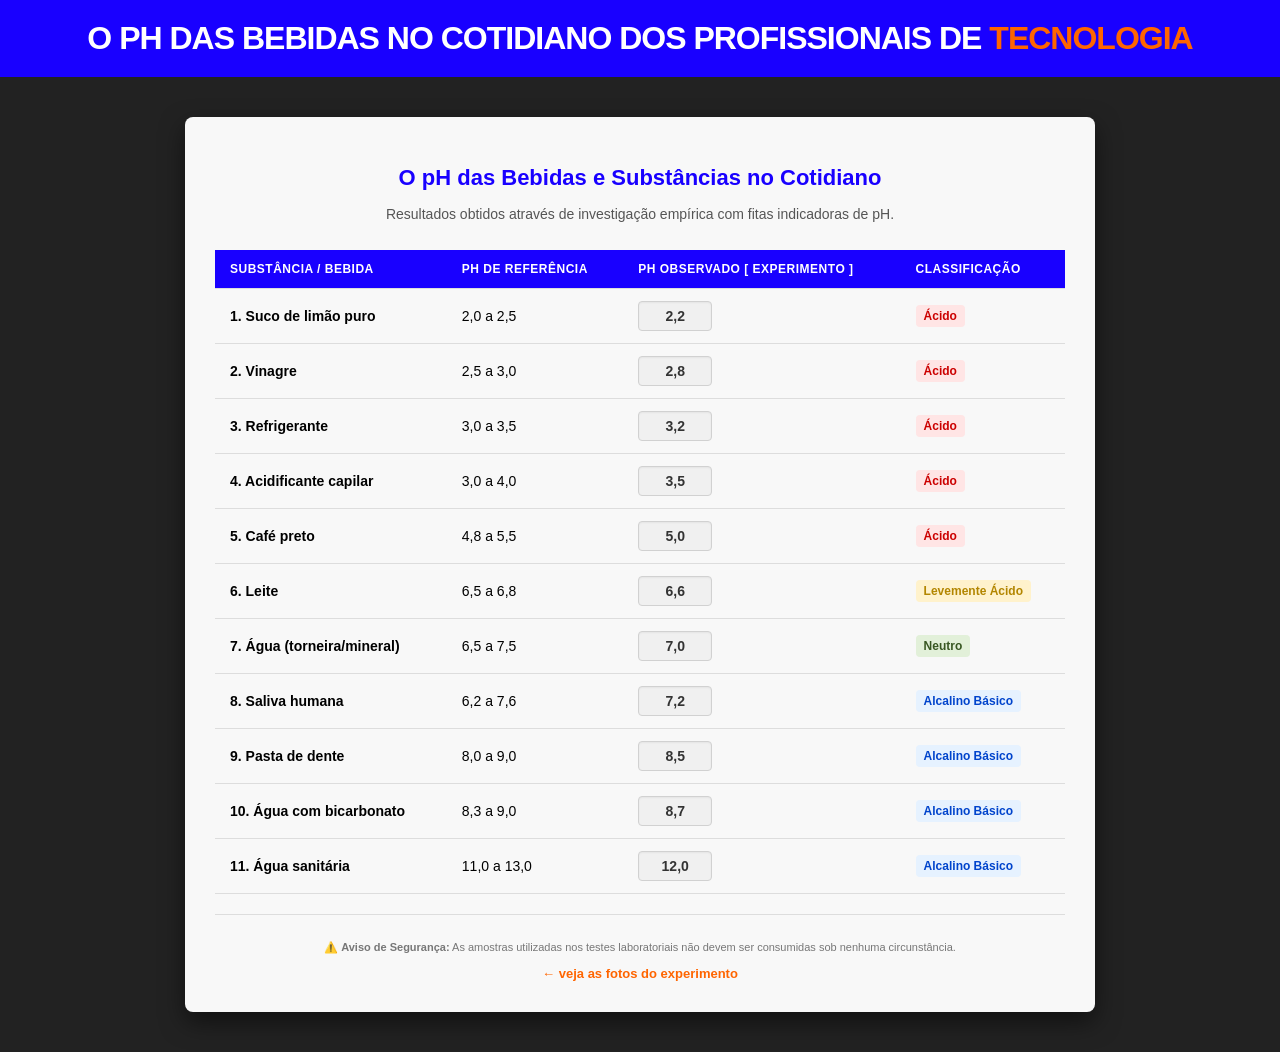
<file: index.html>
<!DOCTYPE html>
<html lang="pt-BR">
<head>
    <meta charset="UTF-8">
    <meta name="viewport" content="width=device-width, initial-scale=1.0">
    <title>Resultados de pH - Equipe 1</title>
    
    <!-- Link para a folha de estilo -->
    <link rel="stylesheet" href="style.css">
</head>
<body class="kb-body-dark">

    <header class="main-header">
        <div class="logo">O PH DAS BEBIDAS NO COTIDIANO DOS PROFISSIONAIS DE <span> TECNOLOGIA</span></div>
    </header>

    <div class="kb-container-center">
        <div class="kb-contact-card">
            
            <div class="kb-header-card">
                <h2>O pH das Bebidas e Substâncias no Cotidiano</h2>
                <p>Resultados obtidos através de investigação empírica com fitas indicadoras de pH.</p>
            </div> 

            <div class="table-container">
                <table>
                    <thead>
                        <tr>
                            <th>Substância / Bebida</th>
                            <th>pH de Referência</th>
                            <th>pH Observado [ Experimento ]</th>
                            <th>Classificação</th>
                        </tr>
                    </thead>
                    <tbody>
                        <tr>
                            <td><strong>1. Suco de limão puro</strong></td>
                            <td>2,0 a 2,5</td>
                            <td><input type="text" class="ph-input" value="2,2" readonly></td>
                            <td><span class="badge acido">Ácido</span></td>
                        </tr>
                        <tr>
                            <td><strong>2. Vinagre</strong></td>
                            <td>2,5 a 3,0</td>
                            <td><input type="text" class="ph-input" value="2,8" readonly></td>
                            <td><span class="badge acido">Ácido</span></td>
                        </tr>
                        <tr>
                            <td><strong>3. Refrigerante</strong></td>
                            <td>3,0 a 3,5</td>
                            <td><input type="text" class="ph-input" value="3,2" readonly></td>
                            <td><span class="badge acido">Ácido</span></td>
                        </tr>
                        <tr>
                            <td><strong>4. Acidificante capilar</strong></td>
                            <td>3,0 a 4,0</td>
                            <td><input type="text" class="ph-input" value="3,5" readonly></td>
                            <td><span class="badge acido">Ácido</span></td>
                        </tr>
                        <tr>
                            <td><strong>5. Café preto</strong></td>
                            <td>4,8 a 5,5</td>
                            <td><input type="text" class="ph-input" value="5,0" readonly></td>
                            <td><span class="badge acido">Ácido</span></td>
                        </tr>
                        <tr>
                            <td><strong>6. Leite</strong></td>
                            <td>6,5 a 6,8</td>
                            <td><input type="text" class="ph-input" value="6,6" readonly></td>
                            <td><span class="badge text-dark leve-acido">Levemente Ácido</span></td>
                        </tr>
                        <tr>
                            <td><strong>7. Água (torneira/mineral)</strong></td>
                            <td>6,5 a 7,5</td>
                            <td><input type="text" class="ph-input" value="7,0" readonly></td>
                            <td><span class="badge neutro">Neutro</span></td>
                        </tr>
                        <tr>
                            <td><strong>8. Saliva humana</strong></td>
                            <td>6,2 a 7,6</td>
                            <td><input type="text" class="ph-input" value="7,2" readonly></td>
                            <td><span class="badge alcalino">Alcalino Básico</span></td>
                        </tr>
                        <tr>
                            <td><strong>9. Pasta de dente</strong></td>
                            <td>8,0 a 9,0</td>
                            <td><input type="text" class="ph-input" value="8,5" readonly></td>
                            <td><span class="badge alcalino">Alcalino Básico</span></td>
                        </tr>
                        <tr>
                            <td><strong>10. Água com bicarbonato</strong></td>
                            <td>8,3 a 9,0</td>
                            <td><input type="text" class="ph-input" value="8,7" readonly></td>
                            <td><span class="badge alcalino">Alcalino Básico</span></td>
                        </tr>
                        <tr>
                            <td><strong>11. Água sanitária</strong></td>
                            <td>11,0 a 13,0</td>
                            <td><input type="text" class="ph-input" value="12,0" readonly></td>
                            <td><span class="badge alcalino">Alcalino Básico</span></td>
                        </tr>
                    </tbody>
                </table>
            </div>

            <div class="kb-footer-card">
                <p>⚠️ <strong>Aviso de Segurança:</strong> As amostras utilizadas nos testes laboratoriais não devem ser consumidas sob nenhuma circunstância.</p>
                <a href="imagens.html">← veja as fotos do experimento</a>
            </div>

        </div>
    </div>

</body>
</html>
</file>
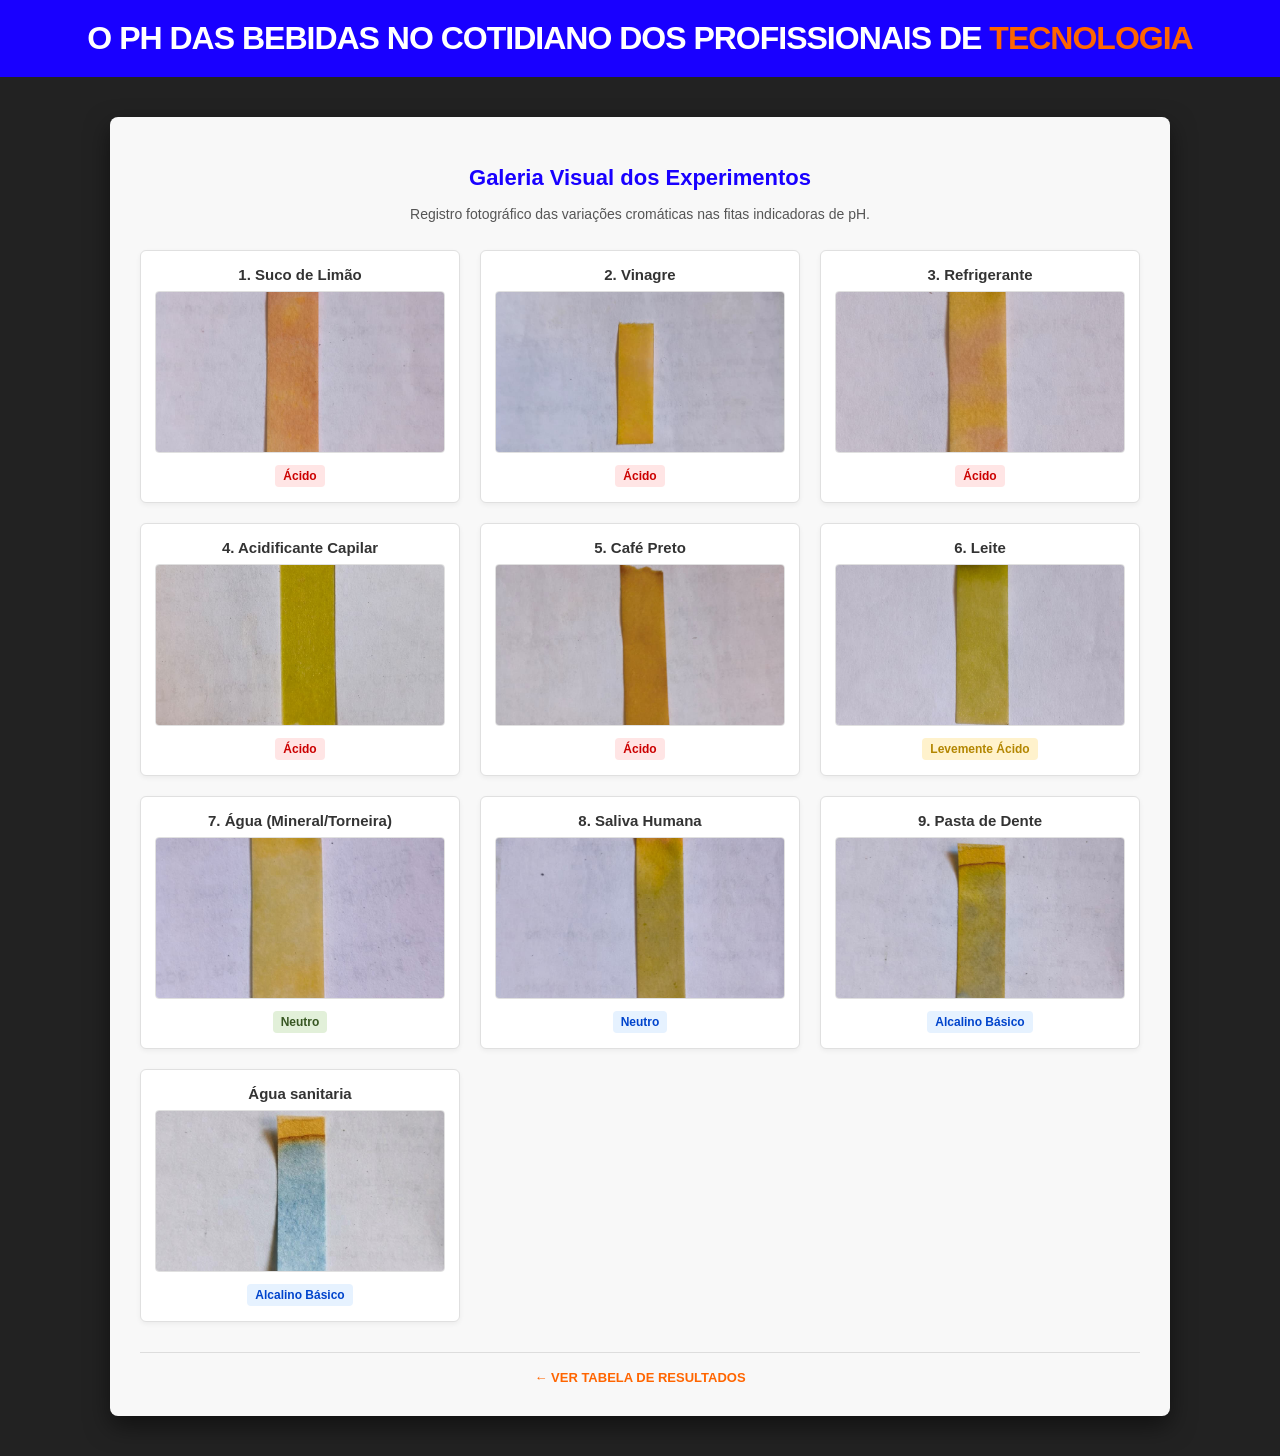
<file: imagens.html>
<!DOCTYPE html>
<html lang="pt-BR">
<head>
    <meta charset="UTF-8">
    <meta name="viewport" content="width=device-width, initial-scale=1.0">
    <title>Galeria de Experimentos - Equipe 1</title>
    <!-- Vinculando o arquivo CSS externo -->
    <link rel="stylesheet" href="galeria.css">
    <style>
        /* Ajuste para garantir que as imagens fiquem visíveis por padrão */
        .area-foto img {
            display: block;
            max-width: 100%;
            height: auto;
        }
    </style>
</head>
<body class="kb-body-dark">

    <!-- Header Principal -->
    <header class="main-header">
        <div class="logo">O PH DAS BEBIDAS NO COTIDIANO DOS PROFISSIONAIS DE <span> TECNOLOGIA</span></div>
    </header>

    <!-- Container Central -->
    <div class="kb-container-center">
        <div class="kb-contact-card card-galeria-largura">
            
            <div class="kb-header-card">
                <h2>Galeria Visual dos Experimentos</h2>
                <p>Registro fotográfico das variações cromáticas nas fitas indicadoras de pH.</p>
            </div>

            <!-- Grade de fotos (Grid) -->
            <div class="kb-grid-galeria">

                <!-- CARD 1 -->
                <div class="card-experimento">
                    <h3>1. Suco de Limão</h3>
                    <div class="area-foto">
                        <img src="limao.jpeg" alt="Experimento Suco de Limão">
                    </div>
                    <span class="badge acido">Ácido</span>
                </div>

                <!-- CARD 2 -->
                <div class="card-experimento">
                    <h3>2. Vinagre</h3>
                    <div class="area-foto">
                        <img src="vinagre.jpeg" alt="Experimento Vinagre">
                    </div>
                    <span class="badge acido">Ácido</span>
                </div>

                <!-- CARD 3 -->
                <div class="card-experimento">
                    <h3>3. Refrigerante</h3>
                    <div class="area-foto">
                        <img src="refri.jpeg" alt="Experimento Refrigerante">
                    </div>
                    <span class="badge acido">Ácido</span>
                </div>

                <!-- CARD 4 -->
                <div class="card-experimento">
                    <h3>4. Acidificante Capilar</h3>
                    <div class="area-foto">
                        <img src="acidi.jpeg" alt="Experimento Acidificante Capilar">
                    </div>
                    <span class="badge acido">Ácido</span>
                </div>

                <!-- CARD 5 -->
                <div class="card-experimento">
                    <h3>5. Café Preto</h3>
                    <div class="area-foto">
                        <img src="cafe.jpeg" alt="Experimento Café Preto">
                    </div>
                    <span class="badge acido">Ácido</span>
                </div>

                <!-- CARD 6 -->
                <div class="card-experimento">
                    <h3>6. Leite</h3>
                    <div class="area-foto">
                        <img src="leite.jpeg" alt="Experimento Leite">
                    </div>
                    <span class="badge text-dark leve-acido">Levemente Ácido</span>
                </div>

                <!-- CARD 7 -->
                <div class="card-experimento">
                    <h3>7. Água (Mineral/Torneira)</h3>
                    <div class="area-foto">
                        <img src="torneira.jpeg" alt="Experimento Água">
                    </div>
                    <span class="badge neutro">Neutro</span>
                </div>

                <!-- CARD 8 -->
                <div class="card-experimento">
                    <h3>8. Saliva Humana</h3>
                    <div class="area-foto">
                        <img src="saliva.jpeg" alt="Experimento Saliva Humana">
                    </div>
                    <span class="badge alcalino">Neutro</span>
                </div>

                <!-- CARD 9 -->
                <div class="card-experimento">
                    <h3>9. Pasta de Dente</h3>
                    <div class="area-foto">
                        <img src="pasta.jpeg" alt="Experimento Pasta de Dente">
                    </div>
                    <span class="badge alcalino">Alcalino Básico</span>
                </div>

                 <!-- CARD 9 -->
                <div class="card-experimento">
                    <h3>Água sanitaria</h3>
                    <div class="area-foto">
                        <img src="agua sanitaria.jpeg" alt="Experimento Pasta de Dente">
                    </div>
                    <span class="badge alcalino">Alcalino Básico</span>
                </div>

            </div> <!-- Fim da Grid -->

            <!-- Rodapé de navegação integrado -->
            <div class="kb-footer-card">
                <a href="index.html">← VER TABELA DE RESULTADOS</a>
            </div>

        </div>
    </div>

</body>
</html>
</file>
<file: style.css>
:root {
    --primary: #ff6500;   
    --secondary: #1900ff; 
    --dark: #2f00ff;      
}

html, body {
    height: 100%;
    margin: 0;
    padding: 0;
}

body {
    font-family: 'Segoe UI', sans-serif;
    display: flex;
    flex-direction: column; 
    background-image: url('https://wp.com');
    background-position: center center;
    background-repeat: no-repeat;
    background-size: cover;
    background-attachment: fixed;
    background-color: #222222;
}

.main-header {
    background: var(--secondary);
    padding: 20px 0;       
    color: white;
    width: 100%;
    text-align: center;
}

.logo {
    font-size: 32px;        
    font-weight: 800;
    letter-spacing: -1px;  
}

.logo span {
    color: var(--primary);  
}

.kb-container-center {
    display: flex;
    justify-content: center;
    align-items: center;
    flex-grow: 1; 
    padding: 40px 20px;
}

.kb-contact-card {
    background: rgba(255, 255, 255, 0.97); 
    width: 100%;
    max-width: 850px;
    padding: 30px;
    border-radius: 8px;
    box-shadow: 0 10px 25px rgba(0,0,0,0.5); 
}

.kb-header-card h2 {
    color: var(--secondary);
    font-size: 22px;
    font-weight: 800;
    margin-bottom: 5px;
    text-align: center;
}

.kb-header-card p {
    color: #555;
    font-size: 14px;
    text-align: center;
    margin-bottom: 25px;
    line-height: 1.4;
}

.table-container {
    width: 100%;
    overflow-x: auto;
    margin-bottom: 20px;
}

table {
    width: 100%;
    border-collapse: collapse;
    text-align: left;
    font-size: 14px;
}

th, td {
    padding: 12px 15px;
    border-bottom: 1px solid #ddd;
    vertical-align: middle;
}

th {
    background-color: var(--secondary);
    color: white;
    font-weight: bold;
    text-transform: uppercase;
    font-size: 12px;
    letter-spacing: 0.5px;
}

tr:hover {
    background-color: #f5f5f5;
}

/* Estilização melhorada para a caixa de valor preenchido */
.ph-input {
    width: 60px;
    padding: 6px;
    border: 1px solid #ccc;
    border-radius: 4px;
    text-align: center;
    font-family: inherit;
    font-size: 14px;
    font-weight: bold;
}

/* Novo visual quando a caixa estiver travada (readonly) */
.ph-input[readonly] {
    background-color: #f0f0f0;
    color: #333;
    border-color: #d1d1d1;
    cursor: default;
    box-shadow: inset 0 1px 2px rgba(0,0,0,0.05);
}

.badge {
    padding: 4px 8px;
    border-radius: 4px;
    font-weight: bold;
    font-size: 12px;
    display: inline-block;
}
.acido { background-color: #ffe5e5; color: #cc0000; }
.leve-acido { background-color: #fff2cc; color: #b38600; }
.neutro { background-color: #e2f0d9; color: #385723; }
.alcalino { background-color: #e6f2ff; color: #0044cc; }

.kb-footer-card {
    margin-top: 20px;
    text-align: center;
    border-top: 1px solid #ddd;
    padding-top: 15px;
}

.kb-footer-card p {
    font-size: 11px;
    color: #777;
    margin-bottom: 10px;
}

.kb-footer-card a {
    color: var(--primary);
    text-decoration: none;
    font-size: 13px;
    font-weight: bold;
}

.kb-footer-card a:hover {
    text-decoration: underline;
}

@media (max-width: 600px) {
    .kb-contact-card {
        padding: 15px;
    }
    th, td {
        padding: 8px 10px;
        font-size: 13px;
    }
}
</file>
<file: galeria.css>
:root {
    --primary: #ff6500;   
    --secondary: #1900ff; 
    --dark: #2f00ff;      
}

html, body {
    height: 100%;
    margin: 0;
    padding: 0;
}

body {
    font-family: 'Segoe UI', sans-serif;
    display: flex;
    flex-direction: column; 
    background-image: url('https://wp.com');
    background-position: center center;
    background-repeat: no-repeat;
    background-size: cover;
    background-attachment: fixed;
    background-color: #222222;
}

.main-header {
    background: var(--secondary);
    padding: 20px 0;       
    color: white;
    width: 100%;
    text-align: center;
}

.logo {
    font-size: 32px;        
    font-weight: 800;
    letter-spacing: -1px;  
}

.logo span {
    color: var(--primary);  
}

.kb-container-center {
    display: flex;
    justify-content: center;
    align-items: center;
    flex-grow: 1; 
    padding: 40px 20px;
}

.kb-contact-card {
    background: rgba(255, 255, 255, 0.97); 
    width: 100%;
    padding: 30px;
    border-radius: 8px;
    box-shadow: 0 10px 25px rgba(0,0,0,0.5); 
}

.card-galeria-largura {
    max-width: 1000px;
}

.kb-header-card h2 {
    color: var(--secondary);
    font-size: 22px;
    font-weight: 800;
    margin-bottom: 5px;
    text-align: center;
}

.kb-header-card p {
    color: #555;
    font-size: 14px;
    text-align: center;
    margin-bottom: 25px;
    line-height: 1.4;
}

.kb-grid-galeria {
    display: grid;
    grid-template-columns: repeat(auto-fill, minmax(240px, 1fr));
    gap: 20px;
    width: 100%;
    margin-top: 15px;
}

.card-experimento {
    background: #ffffff;
    border: 1px solid #e0e0e0;
    border-radius: 6px;
    padding: 15px;
    display: flex;
    flex-direction: column;
    align-items: center;
    text-align: center;
    box-shadow: 0 2px 5px rgba(0,0,0,0.05);
}

.card-experimento h3 {
    font-size: 15px;
    margin: 0 0 8px 0;
    color: #333;
}

.area-foto {
    width: 100%;
    height: 160px;
    background-color: #f7f7f7;
    border: 1px solid #e0e0e0;
    border-radius: 4px;
    display: flex;
    justify-content: center;
    align-items: center;
    margin-bottom: 12px;
    overflow: hidden;
    position: relative;
}

.area-foto img {
    width: 100%;
    height: 100%;
    object-fit: cover;
    display: block;
}

.badge {
    padding: 4px 8px;
    border-radius: 4px;
    font-weight: bold;
    font-size: 12px;
    display: inline-block;
    margin-top: auto;
}

.acido { background-color: #ffe5e5; color: #cc0000; }
.leve-acido { background-color: #fff2cc; color: #b38600; }
.neutro { background-color: #e2f0d9; color: #385723; }
.alcalino { background-color: #e6f2ff; color: #0044cc; }

.kb-footer-card {
    margin-top: 30px;
    text-align: center;
    border-top: 1px solid #ddd;
    padding-top: 15px;
}

.kb-footer-card a {
    color: var(--primary);
    text-decoration: none;
    font-size: 13px;
    font-weight: bold;
}

.kb-footer-card a:hover {
    text-decoration: underline;
}
</file>
